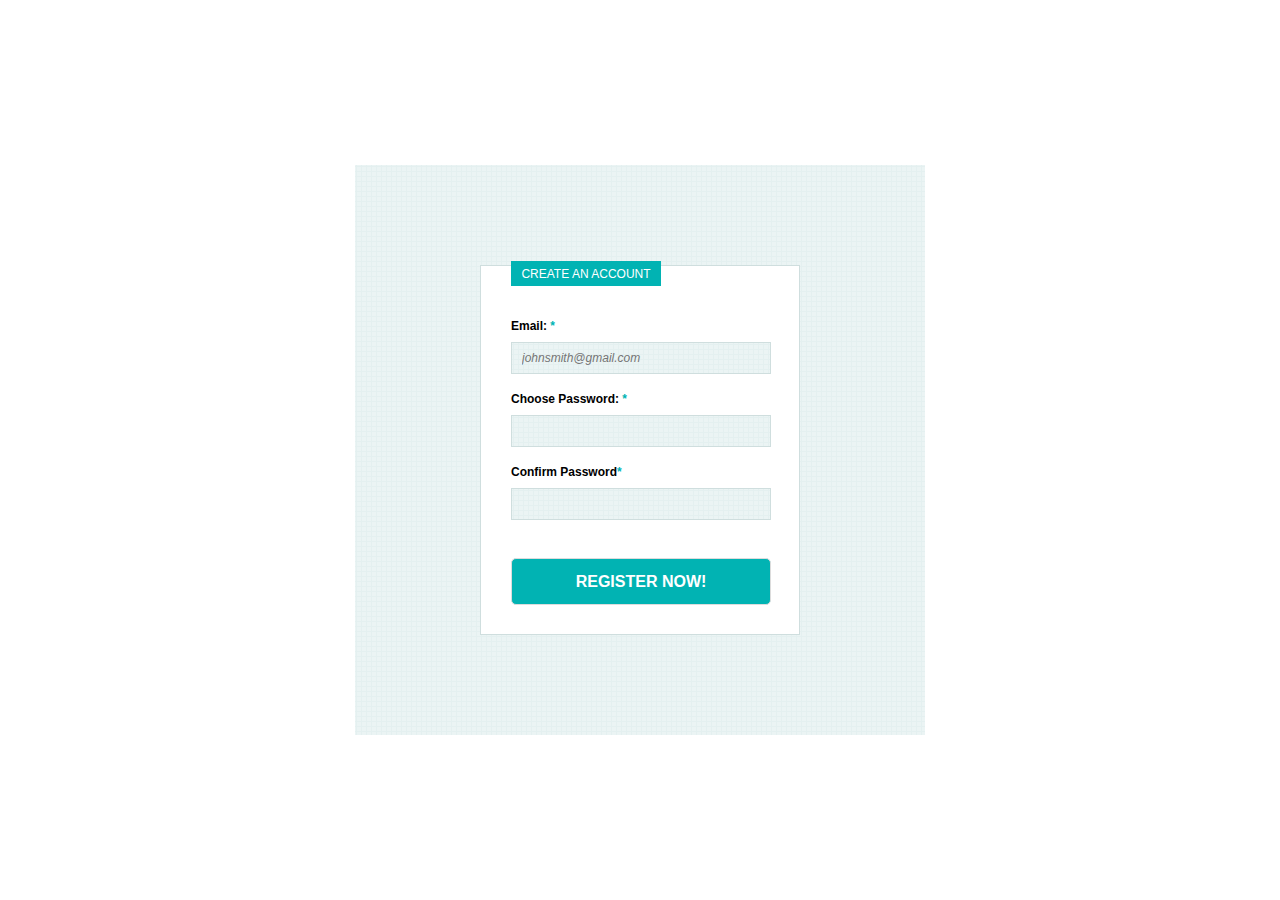
<file: lesson_13/index.html>
<!DOCTYPE html>
<html lang="en">
<head>
  <meta charset="UTF-8">
  <meta name="viewport" content="width=device-width, initial-scale=1.0">
  <meta http-equiv="X-UA-Compatible" content="ie=edge">
  <link rel="stylesheet" href="css/style.css">
  <title>Document</title>
</head>
<body>
  <div class="main">
    <div class="form">
      <p class="form-header">create an account</p>
      <form action="#">
        <label>Email: <span>*</span><input type="email" placeholder="johnsmith@gmail.com" required></label>
        <label>Choose Password: <span>*</span><input type="password" required></label>
        <label>Confirm Password<span>*</span><input type="password" required></label>
        <button>register now!</button>
      </form>
    </div>
  </div>
</body>
</html>
</file>
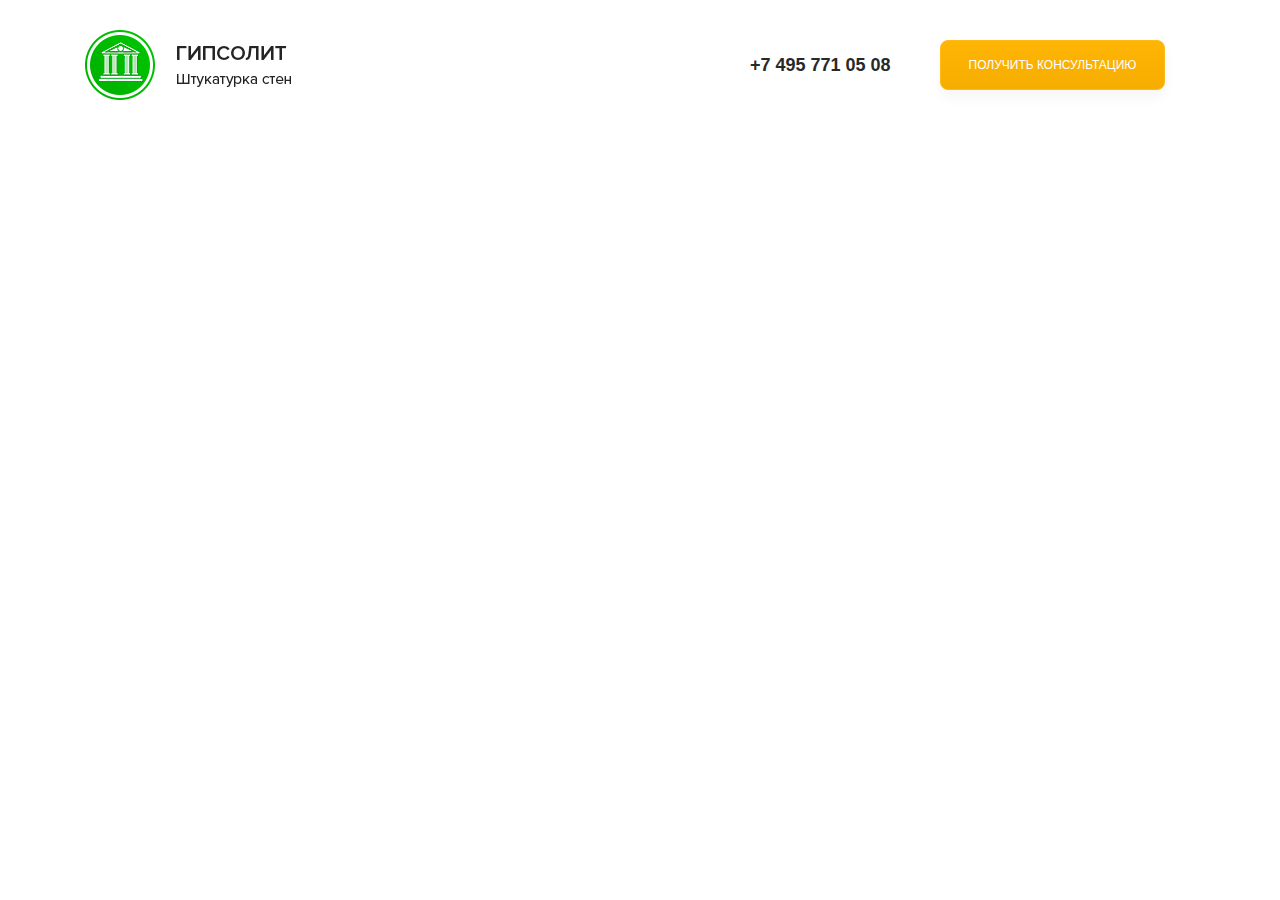
<file: lesson_13_practice/index.html>
<!doctype html>
<html lang="en">
<head>
  <meta charset="utf-8">
  <meta name="viewport" content="width=device-width, initial-scale=1, shrink-to-fit=no">
  <link rel="stylesheet" href="https://stackpath.bootstrapcdn.com/bootstrap/4.3.1/css/bootstrap.min.css" integrity="sha384-ggOyR0iXCbMQv3Xipma34MD+dH/1fQ784/j6cY/iJTQUOhcWr7x9JvoRxT2MZw1T" crossorigin="anonymous">
  <link rel="stylesheet" href="css/style.css">
  <title>Автоматизированная штукатурка стен</title>
</head>
<body>
  <main>
    <div class="container">
      <div class="header">
        <div class="row">
          <div class="col-md-3">
            <div class="logo">
                <img src="img/logo.svg" alt="Гипсолит. Штукатурка стен">
            </div>
          </div>
          <div class="offset-md-4 col-md-2">
            <a class="phone-link" href="#">+7 495 771 05 08</a>
          </div>
          <div class="col-md-3">
            <div class="wrap">
              <div class="wrap-block">
                <button class="button header-btn">
                    получить консультацию
                </button>
              </div>
            </div>
          </div>
        </div>
      </div>
    </div>
  </main>
  
  <script src="https://code.jquery.com/jquery-3.3.1.slim.min.js" integrity="sha384-q8i/X+965DzO0rT7abK41JStQIAqVgRVzpbzo5smXKp4YfRvH+8abtTE1Pi6jizo" crossorigin="anonymous"></script>
  <script src="https://cdnjs.cloudflare.com/ajax/libs/popper.js/1.14.7/umd/popper.min.js" integrity="sha384-UO2eT0CpHqdSJQ6hJty5KVphtPhzWj9WO1clHTMGa3JDZwrnQq4sF86dIHNDz0W1" crossorigin="anonymous"></script>
  <script src="https://stackpath.bootstrapcdn.com/bootstrap/4.3.1/js/bootstrap.min.js" integrity="sha384-JjSmVgyd0p3pXB1rRibZUAYoIIy6OrQ6VrjIEaFf/nJGzIxFDsf4x0xIM+B07jRM" crossorigin="anonymous"></script>
</body>
</html>
</file>
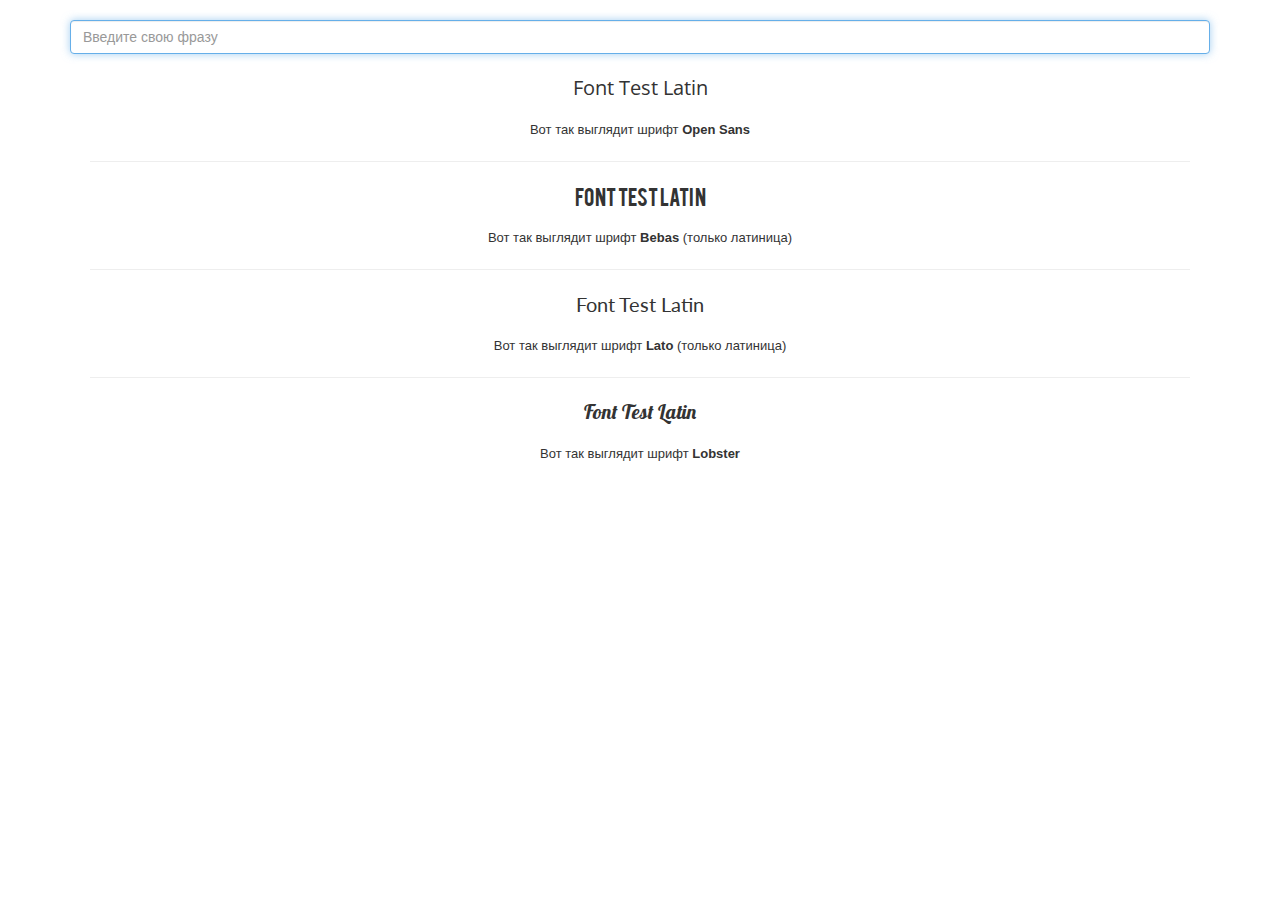
<file: lesson_14/index.html>
<!DOCTYPE html>
<html lang="ru">
  <head>
    <meta charset="utf-8">
    <meta http-equiv="X-UA-Compatible" content="IE=edge">
    <meta name="viewport" content="width=device-width, initial-scale=1">
    <meta property="og:title" content="" />
    <meta property="og:description" content="" />
    <meta property="og:url" content="" />
    <meta property="og:image" content="img/preview.jpg" />

    <meta name="title" content="" />
    <meta name="description" content="" />
    <link rel="image_src" href="img/preview.jpg" />

    <!-- The above 3 meta tags *must* come first in the head; any other head content must come *after* these tags -->
    <title>Подбор шрифтов</title>
    <link href="https://fonts.googleapis.com/css?family=Open+Sans&display=swap" rel="stylesheet">
    <link href="https://fonts.googleapis.com/css?family=Lato&display=swap" rel="stylesheet">
    <link href="https://fonts.googleapis.com/css?family=Lobster&display=swap&subset=cyrillic" rel="stylesheet">
    <link rel="shortcut icon" type="image/x-icon" href="favicon.ico">
    <link rel="icon" href="img/favicon/favicon-16.png" sizes="16x16" type="image/png">
    <link rel="icon" href="img/favicon/favicon-32.png" sizes="32x32" type="image/png">
    <link rel="icon" href="img/favicon/favicon-48.png" sizes="48x48" type="image/png">
    <link rel="icon" href="img/favicon/favicon-62.png" sizes="62x62" type="image/png">
    <link rel="icon" href="img/favicon/favicon-192.png" sizes="192x192" type="image/png">

    <!-- Bootstrap -->
    <link href="css/bootstrap.min.css" rel="stylesheet">
  	<link rel="stylesheet" href="css/style.css"/>
    <!-- HTML5 shim and Respond.js for IE8 support of HTML5 elements and media queries -->
    <!-- WARNING: Respond.js doesn't work if you view the page via file:// -->
    <!--[if lt IE 9]>
      <script src="https://oss.maxcdn.com/html5shiv/3.7.3/html5shiv.min.js"></script>
      <script src="https://oss.maxcdn.com/respond/1.4.2/respond.min.js"></script>
    <![endif]-->
  </head>
  <body>
    <header>
    	<div class="container">
  				<div class="text-box"><input type="search" class="form-control" autofocus placeholder="Введите свою фразу"></div>
  				<div class="fonts">
  					<p class="resault open_sans">Font Test Latin</p>
  					<small>Вот так выглядит шрифт <strong>Open Sans</strong></small>
  					<hr>
  					<p class="resault bebas">Font Test Latin</p>
  					<small>Вот так выглядит шрифт <strong>Bebas</strong> (только латиница)</small>
  					<hr>
  					<p class="resault lato">Font Test Latin</p>
  					<small>Вот так выглядит шрифт <strong>Lato</strong> (только латиница)</small>
  					<hr>
  					<p class="resault lobster">Font Test Latin</p>
  					<small>Вот так выглядит шрифт <strong>Lobster</strong></small>
  					
  				</div>
    	</div>
    </header>

    <!-- jQuery (necessary for Bootstrap's JavaScript plugins) -->
    <script src="https://ajax.googleapis.com/ajax/libs/jquery/1.12.4/jquery.min.js"></script>
    <!-- Include all compiled plugins (below), or include individual files as needed -->
    <script>
    		$('input').keyup(function(){
    			$('p.resault').text($('input').val())
    		});
    </script>
  </body>
</html>
</file>
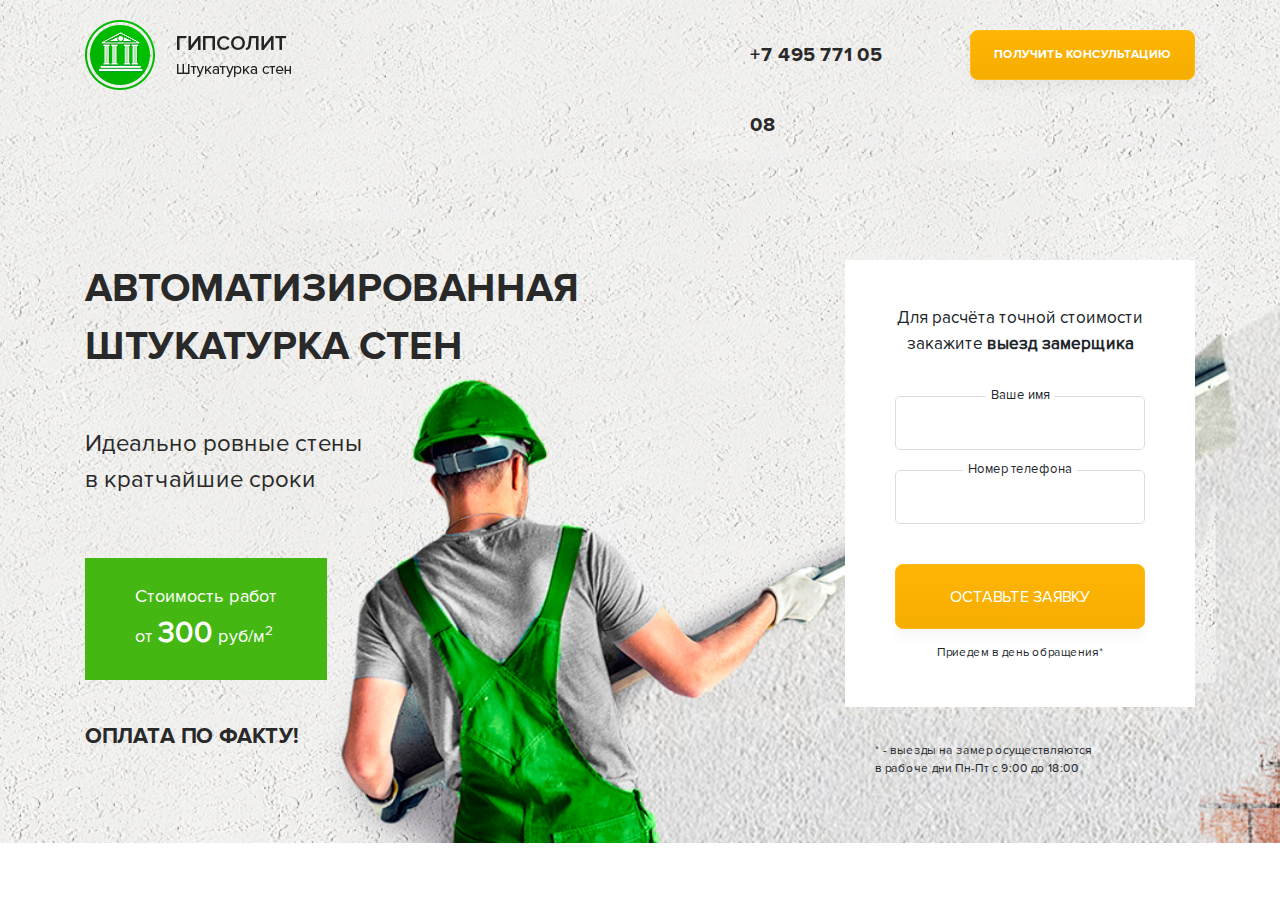
<file: lesson_14_practice/index.html>
<!doctype html>
<html lang="en">
<head>
  <meta charset="utf-8">
  <meta name="viewport" content="width=device-width, initial-scale=1, shrink-to-fit=no">
  <link rel="stylesheet" href="https://stackpath.bootstrapcdn.com/bootstrap/4.3.1/css/bootstrap.min.css" integrity="sha384-ggOyR0iXCbMQv3Xipma34MD+dH/1fQ784/j6cY/iJTQUOhcWr7x9JvoRxT2MZw1T" crossorigin="anonymous">
  <link rel="stylesheet" href="css/style.css">
  <title>Автоматизированная штукатурка стен</title>
</head>
<body>
  <main class="main">
    <div class="container">
      <div class="header">
        <div class="row">
          <div class="col-md-3">
            <div class="logo">
                <img src="img/logo.svg" alt="Гипсолит. Штукатурка стен">
            </div>
          </div>
          <div class="offset-md-4 col-md-2">
            <a class="phone-link" href="tel:+74957710508">+7 495 771 05 08</a>
          </div>
          <div class="col-md-3">
            <div class="wrap">
              <div class="wrap-block">
                <button class="button header-btn">
                    получить консультацию
                </button>
              </div>
            </div>
          </div>
        </div>
      </div>
      <div class="main-content">
        <div class="row">
          <div class="col-md-6">
            <h1>Автоматизированная штукатурка стен</h1>
            <p class="main-subtitle">Идеально ровные стены</br>в кратчайшие сроки</p>
            <span>
              Стоимость работ</br> от <strong>300</strong> руб/м<sup>2</sup>
            </span>
            <strong class="main-trigger">оплата по факту!</strong>
          </div>
          <div class="offset-md-2 col-md-4">
            <div class="main-form">
              <h2 class="main-form-header">Для расчёта точной стоимости</br>закажите <strong>выезд замерщика</strong></h2>
              <form action="#">
                <label for="#">Ваше имя</label>
                <input class="main-form-input" type="text">
                <label for="#">Номер телефона</label>
                <input class="main-form-input" type="text">
                <button class="main-form-btn" type="submit">Оставьте заявку</button>
              </form>
              <p>Приедем в день обращения*</p>
            </div>
            <div class="main-content-time">
              <p> * - выезды на замер осуществляются</br>в рабоче дни Пн-Пт с 9:00 до 18:00</p>
            </div>
          </div>
        </div>
      </div>
    </div>
  </main>
  
  <script src="https://code.jquery.com/jquery-3.3.1.slim.min.js" integrity="sha384-q8i/X+965DzO0rT7abK41JStQIAqVgRVzpbzo5smXKp4YfRvH+8abtTE1Pi6jizo" crossorigin="anonymous"></script>
  <script src="https://cdnjs.cloudflare.com/ajax/libs/popper.js/1.14.7/umd/popper.min.js" integrity="sha384-UO2eT0CpHqdSJQ6hJty5KVphtPhzWj9WO1clHTMGa3JDZwrnQq4sF86dIHNDz0W1" crossorigin="anonymous"></script>
  <script src="https://stackpath.bootstrapcdn.com/bootstrap/4.3.1/js/bootstrap.min.js" integrity="sha384-JjSmVgyd0p3pXB1rRibZUAYoIIy6OrQ6VrjIEaFf/nJGzIxFDsf4x0xIM+B07jRM" crossorigin="anonymous"></script>
</body>
</html>
</file>
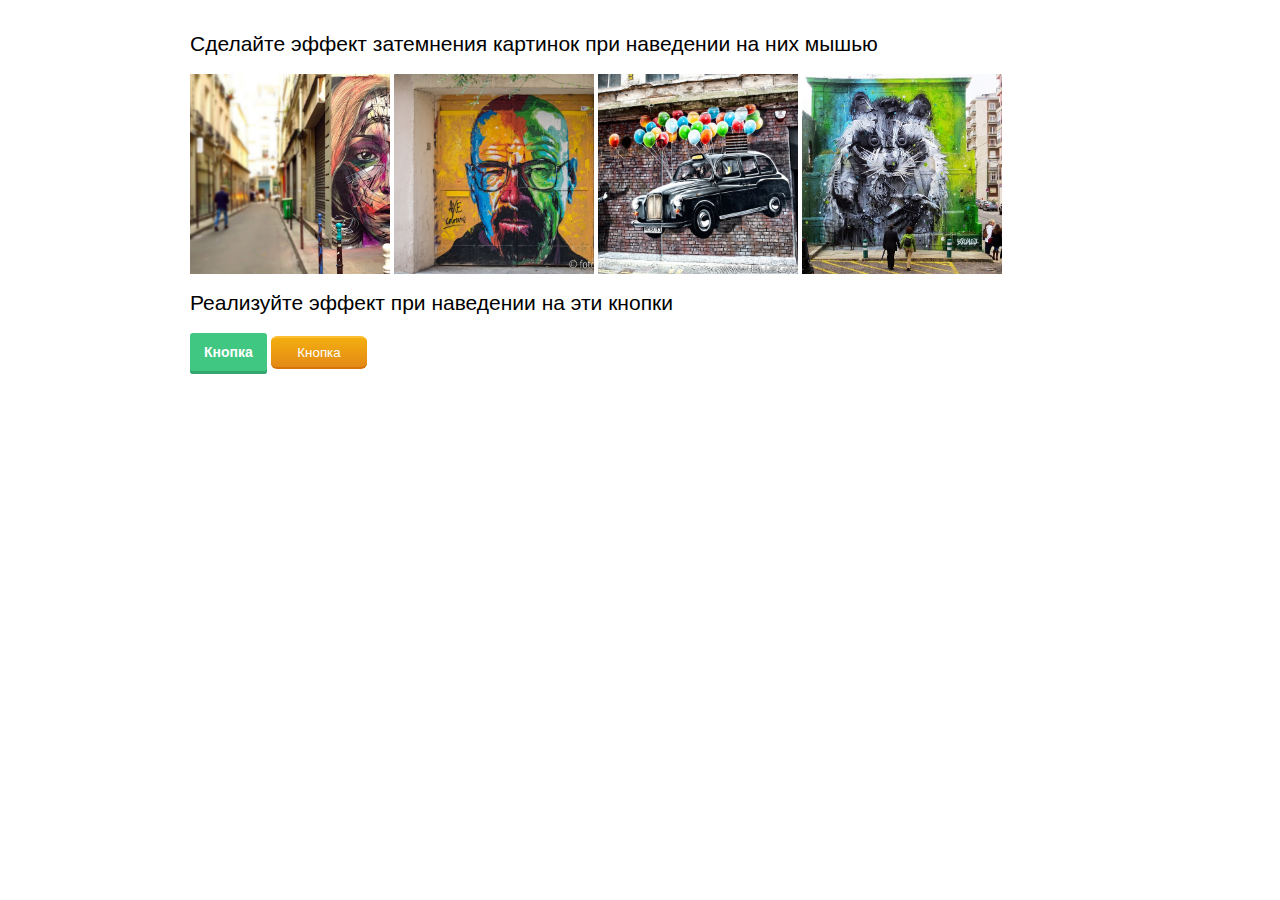
<file: lesson_15/index.html>
<!DOCTYPE html>
<html lang="en">
<head>
	<meta charset="UTF-8">
	<title>Задание к 15 уроку</title>
	<link rel="stylesheet" href="css/style.css">
</head>
<body>
		
		<div class="container">

			<section id="one">
				<h2>Сделайте эффект затемнения картинок при наведении на них мышью</h2>
				<div class="image image-one">
					<div class="black"></div>
				</div>
				<div class="image image-two">
					<div class="black"></div>
				</div>
				<div class="image image-three">
					<div class="black"></div>
				</div>
				<div class="image image-four">
					<div class="black"></div>
				</div>
			</section>	

			<section id="two">
				<h2>Реализуйте эффект при наведении на эти кнопки</h2>
				<button class="button button-one">Кнопка</button>
				<button class="button button-two">Кнопка</button>
			</section>
			
		</div>

</body>
</html>
</file>
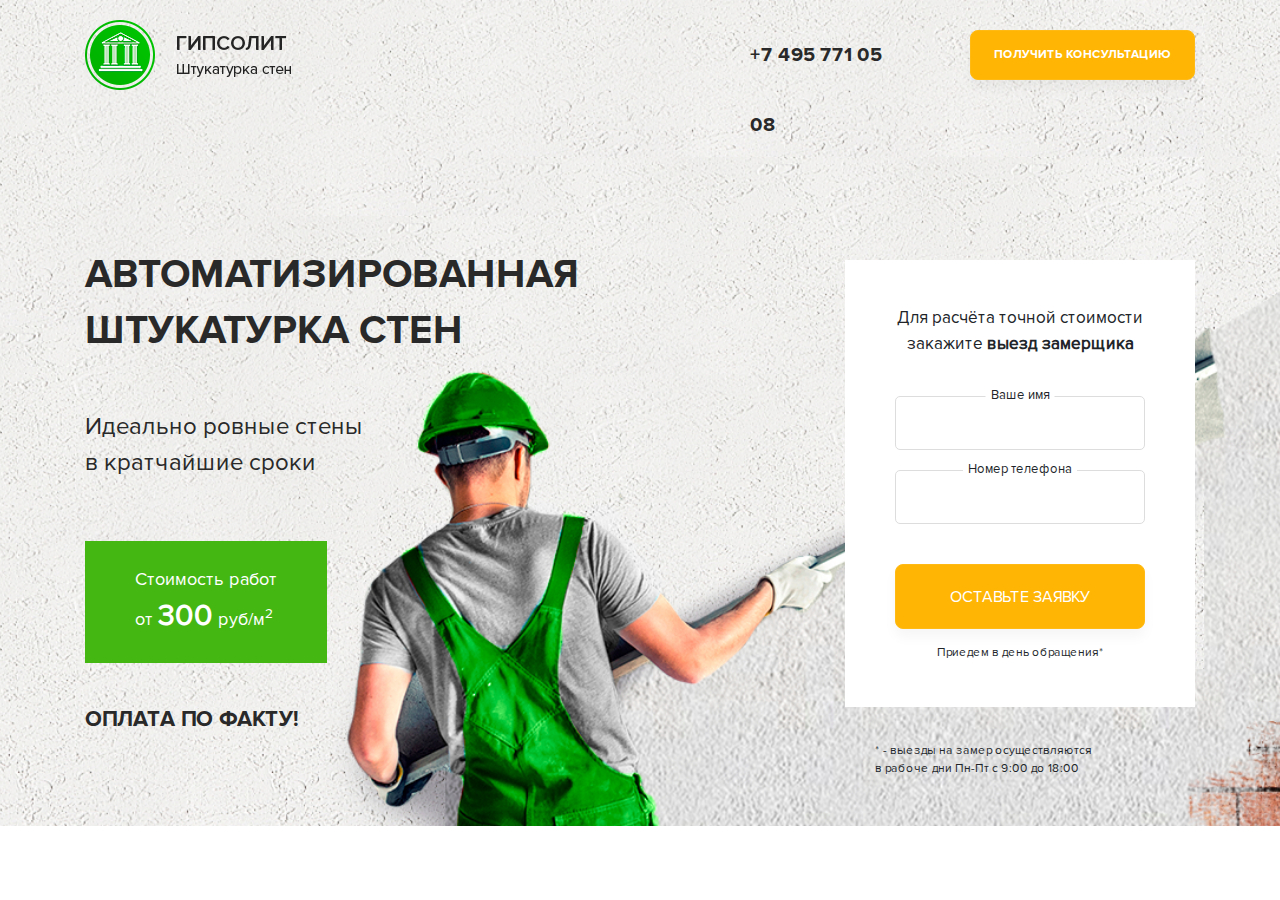
<file: lesson_15_practice/index.html>
<!doctype html>
<html lang="en">
<head>
  <meta charset="utf-8">
  <meta name="viewport" content="width=device-width, initial-scale=1, shrink-to-fit=no">
  <link rel="stylesheet" href="https://stackpath.bootstrapcdn.com/bootstrap/4.3.1/css/bootstrap.min.css" integrity="sha384-ggOyR0iXCbMQv3Xipma34MD+dH/1fQ784/j6cY/iJTQUOhcWr7x9JvoRxT2MZw1T" crossorigin="anonymous">
  <link rel="stylesheet" href="css/style.css">
  <title>Автоматизированная штукатурка стен</title>
</head>
<body>
  <main class="main">
    <div class="container">
      <div class="header">
        <div class="row">
          <div class="col-lg-3 offset-md-0 col-md-2 col-12">
            <div class="logo">
                <img src="img/logo.svg" alt="Гипсолит. Штукатурка стен">
            </div>
          </div>
          <div class="offset-xl-4 col-xl-2 offset-lg-3 col-lg-3 offset-md-2 col-md-4 col-12">
            <a class="phone-link" href="tel:+74957710508">+7 495 771 05 08</a>
          </div>
          <div class="offset-md-0 col-md-3 col-12">
            <div class="wrap">
              <div class="wrap-block">
                <button class="button header-btn">
                    получить консультацию
                </button>
              </div>
            </div>
          </div>
        </div>
      </div>
      <div class="main-content">
        <div class="row">
          <div class="offset-md-2 col-md-8 offset-lg-0 col-lg-6">
            <h1>Автоматизированная штукатурка стен</h1>
            <p class="main-subtitle">Идеально ровные стены</br>в кратчайшие сроки</p>
            <span>
              Стоимость работ</br> от <strong>300</strong> руб/м<sup>2</sup>
            </span>
            <strong class="main-trigger">оплата по факту!</strong>
          </div>
          <div class="offset-xl-2 col-xl-4 offset-lg-1 col-lg-5 offset-md-2 col-md-8">
            <div class="main-form">
              <h2 class="main-form-header">Для расчёта точной стоимости</br>закажите <strong>выезд замерщика</strong></h2>
              <form action="#">
                <label for="#">Ваше имя</label>
                <input class="main-form-input" type="text">
                <label for="#">Номер телефона</label>
                <input class="main-form-input" type="text">
                <button class="button main-form-btn" type="submit">Оставьте заявку</button>
              </form>
              <p>Приедем в день обращения*</p>
            </div>
            <div class="main-content-time">
              <p> * - выезды на замер осуществляются</br>в рабоче дни Пн-Пт с 9:00 до 18:00</p>
            </div>
          </div>
        </div>
      </div>
    </div>
  </main>
  
  <script src="https://code.jquery.com/jquery-3.3.1.slim.min.js" integrity="sha384-q8i/X+965DzO0rT7abK41JStQIAqVgRVzpbzo5smXKp4YfRvH+8abtTE1Pi6jizo" crossorigin="anonymous"></script>
  <script src="https://cdnjs.cloudflare.com/ajax/libs/popper.js/1.14.7/umd/popper.min.js" integrity="sha384-UO2eT0CpHqdSJQ6hJty5KVphtPhzWj9WO1clHTMGa3JDZwrnQq4sF86dIHNDz0W1" crossorigin="anonymous"></script>
  <script src="https://stackpath.bootstrapcdn.com/bootstrap/4.3.1/js/bootstrap.min.js" integrity="sha384-JjSmVgyd0p3pXB1rRibZUAYoIIy6OrQ6VrjIEaFf/nJGzIxFDsf4x0xIM+B07jRM" crossorigin="anonymous"></script>
</body>
</html>
</file>
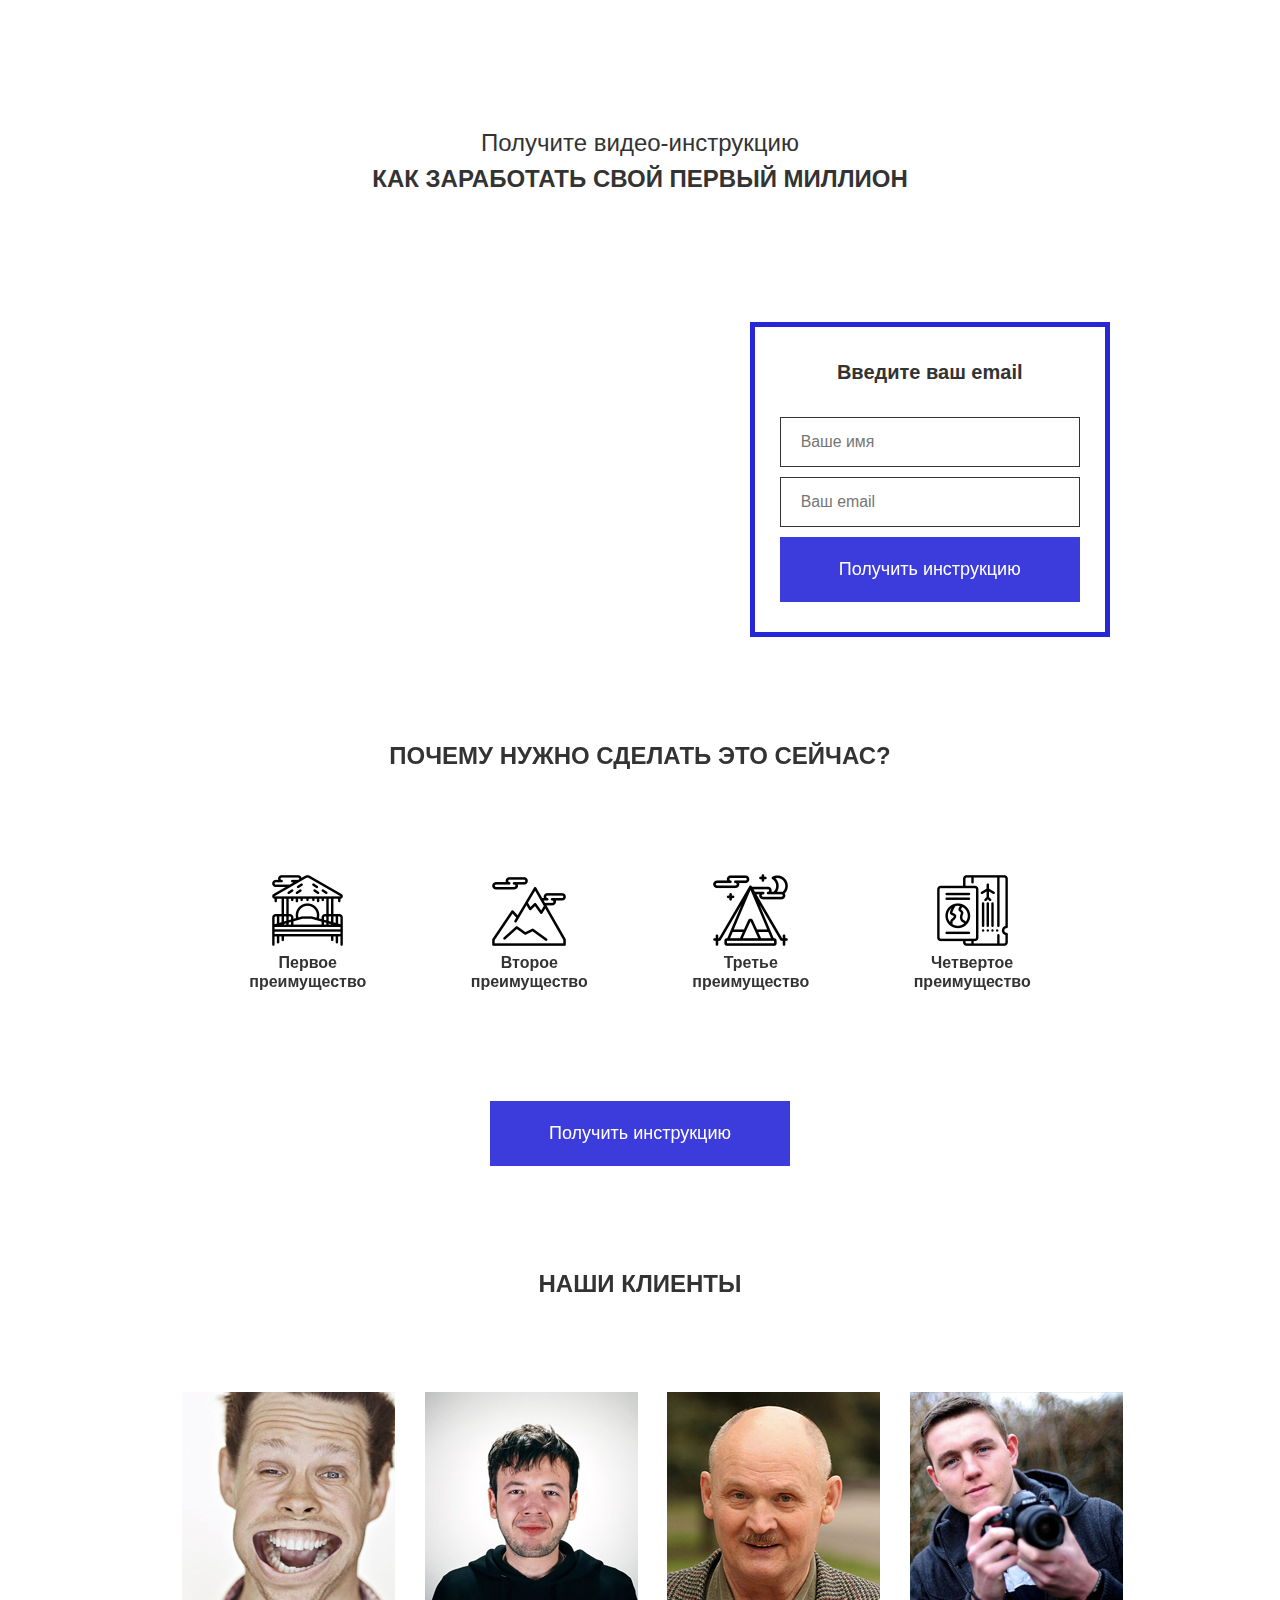
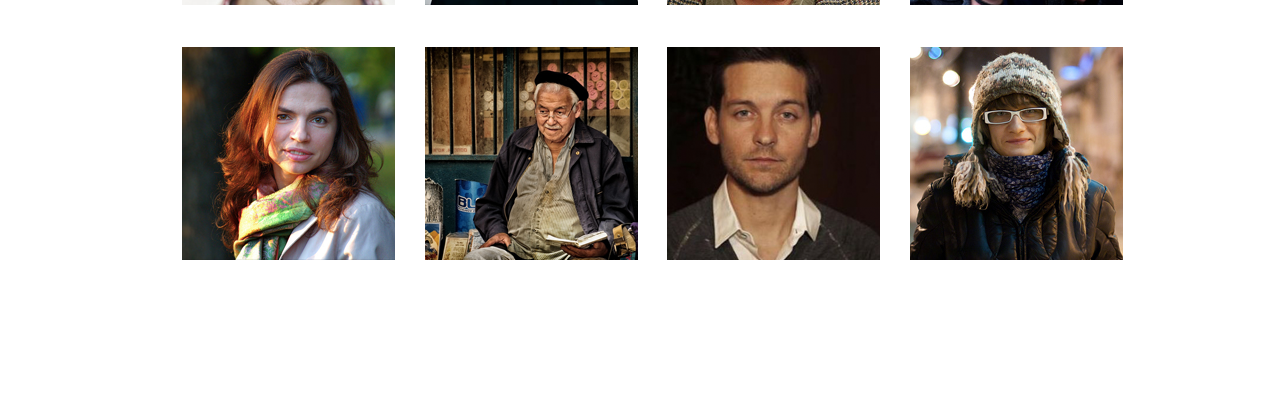
<file: lesson_7/index.html>
<!DOCTYPE html>
<html lang="en">
<head>
	<meta charset="UTF-8">
	<link rel="stylesheet" type="text/css" href="css/reset.css">
	<link rel="stylesheet" type="text/css" href="css/style.css">
	<title>Document</title>
</head>
<body>
	<div class="section">
		<h1 class="header"><span>Получите видео-инструкцию</span><strong>Как заработать свой первый миллион</strong><h1>
		<div class="main">
			<div class="video">
				<iframe width="550" height="309" src="https://www.youtube.com/embed/8KIh_eyy2Lo" frameborder="0" allow="accelerometer; autoplay; encrypted-media; gyroscope; picture-in-picture" allowfullscreen></iframe>
			</div>
			<div class="form">
				<p>Введите ваш email</p>
				<form action="#">
					<input type="text" placeholder="Ваше имя">
					<input type="text" placeholder="Ваш email">
					<button class="btn head-btn">Получить инструкцию</button>
				</form>
			</div>
		</div>
	</div>
	<div class="section">
		<h2><strong>Почему нужно сделать это сейчас?</strong></h2>
		<div class="adv">
			<div class="col">
				<img src="img/01.png" alt="Первое преимущество">
				<p>Первое</br>преимущество</p>
			</div>
			<div class="col">
				<img src="img/02.png" alt="Второе преимущество">
				<p>Второе</br>преимущество</p>
			</div>
			<div class="col">
				<img src="img/03.png" alt="Третье преимущество">
				<p>Третье</br>преимущество</p>
			</div>
			<div class="col">
				<img src="img/04.png" alt="Четвертое преимущество">
				<p>Четвертое</br>преимущество</p>
			</div>
		</div>
		<button class="btn adv-btn">Получить инструкцию</button>
	</div>
	<div class="section">
		<h2><strong>Наши клиенты</strong></h2>
		<div class="clients">
			<div class="client-line-1">
				<div class="client-1"><img src="img/Слой 8.png" alt="Наши клиенты"></div>
				<div class="client-1"><img src="img/Слой 9.png" alt="Наши клиенты"></div>
				<div class="client-1"><img src="img/Слой 10.png" alt="Наши клиенты"></div>
				<div class="client-1"><img src="img/Слой 11.png" alt="Наши клиенты"></div>
			</div>
			<div class="client-line-2">
				<div class="client-2"><img src="img/Слой 12.png" alt="Наши клиенты"></div>
				<div class="client-2"><img src="img/Слой 13.png" alt="Наши клиенты"></div>
				<div class="client-2"><img src="img/Слой 14.png" alt="Наши клиенты"></div>
				<div class="client-2"><img src="img/Слой 15.jpg" alt="Наши клиенты"></div>
			</div>
		</div>
	</div>
</body>
</html>
</file>
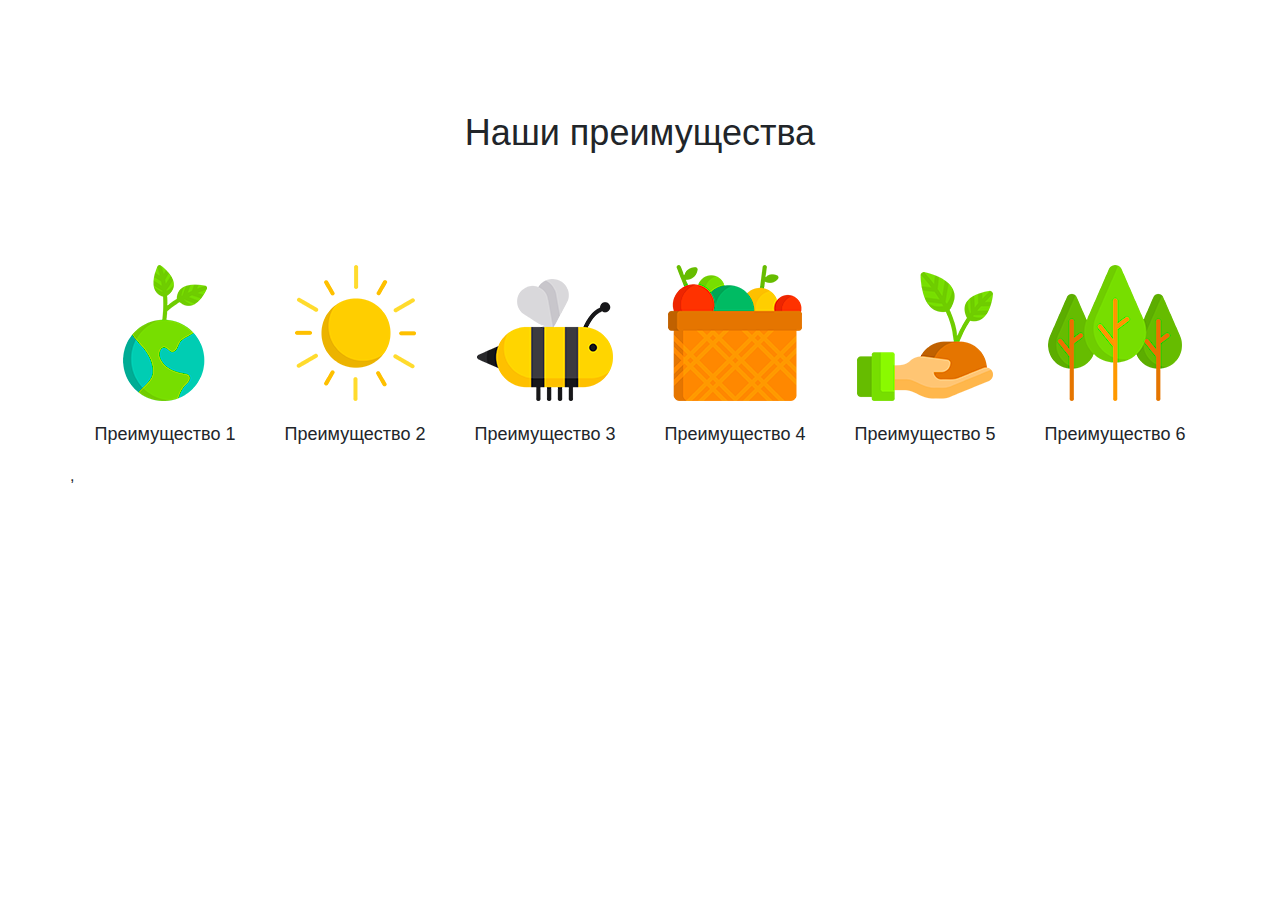
<file: lesson_8/index.html>
<!DOCTYPE html>
<html lang="en">
<head>
	<meta charset="UTF-8">
	<meta name="viewport" content="width=device-width, initial-scale=1, shrink-to-fit=no">
	<link rel="stylesheet" href="https://stackpath.bootstrapcdn.com/bootstrap/4.3.1/css/bootstrap.min.css" integrity="sha384-ggOyR0iXCbMQv3Xipma34MD+dH/1fQ784/j6cY/iJTQUOhcWr7x9JvoRxT2MZw1T" crossorigin="anonymous">
	<link rel="stylesheet" type="text/css" href="css/style.css">
	<title>Document</title>
</head>
<body>
	<div class="container">
		<h1>Наши преимущества</h1>
		<div class="row">
			<div class="col-12 col-sm-6 col-md-4 col-lg-2">
				<img src="img/005-world.png">
				<p>Преимущество 1</p>
			</div>
			<div class="col-12 col-sm-6 col-md-4 col-lg-2">
				<img src="img/003-sun.png">
				<p>Преимущество 2</p>
			</div>
			<div class="col-12 col-sm-6 col-md-4 col-lg-2">
				<img src="img/001-bee.png">
				<p>Преимущество 3</p>
			</div>
			<div class="col-12 col-sm-6 col-md-4 col-lg-2">
				<img src="img/002-fruits.png">
				<p>Преимущество 4</p>
			</div>
			<div class="col-12 col-sm-6 col-md-4 col-lg-2">
				<img src="img/004-hand.png">
				<p>Преимущество 5</p>
			</div>
			<div class="col-12 col-sm-6 col-md-4 col-lg-2">
				<img src="img/006-forest.png">
				<p>Преимущество 6</p>
			</div>
			<div class="box">
				,
			</div>
		</div>
	</div>

	<script src="https://code.jquery.com/jquery-3.3.1.slim.min.js" integrity="sha384-q8i/X+965DzO0rT7abK41JStQIAqVgRVzpbzo5smXKp4YfRvH+8abtTE1Pi6jizo" crossorigin="anonymous"></script>
	<script src="https://cdnjs.cloudflare.com/ajax/libs/popper.js/1.14.7/umd/popper.min.js" integrity="sha384-UO2eT0CpHqdSJQ6hJty5KVphtPhzWj9WO1clHTMGa3JDZwrnQq4sF86dIHNDz0W1" crossorigin="anonymous"></script>
	<script src="https://stackpath.bootstrapcdn.com/bootstrap/4.3.1/js/bootstrap.min.js" integrity="sha384-JjSmVgyd0p3pXB1rRibZUAYoIIy6OrQ6VrjIEaFf/nJGzIxFDsf4x0xIM+B07jRM" crossorigin="anonymous"></script>
</body>
</html>
</file>
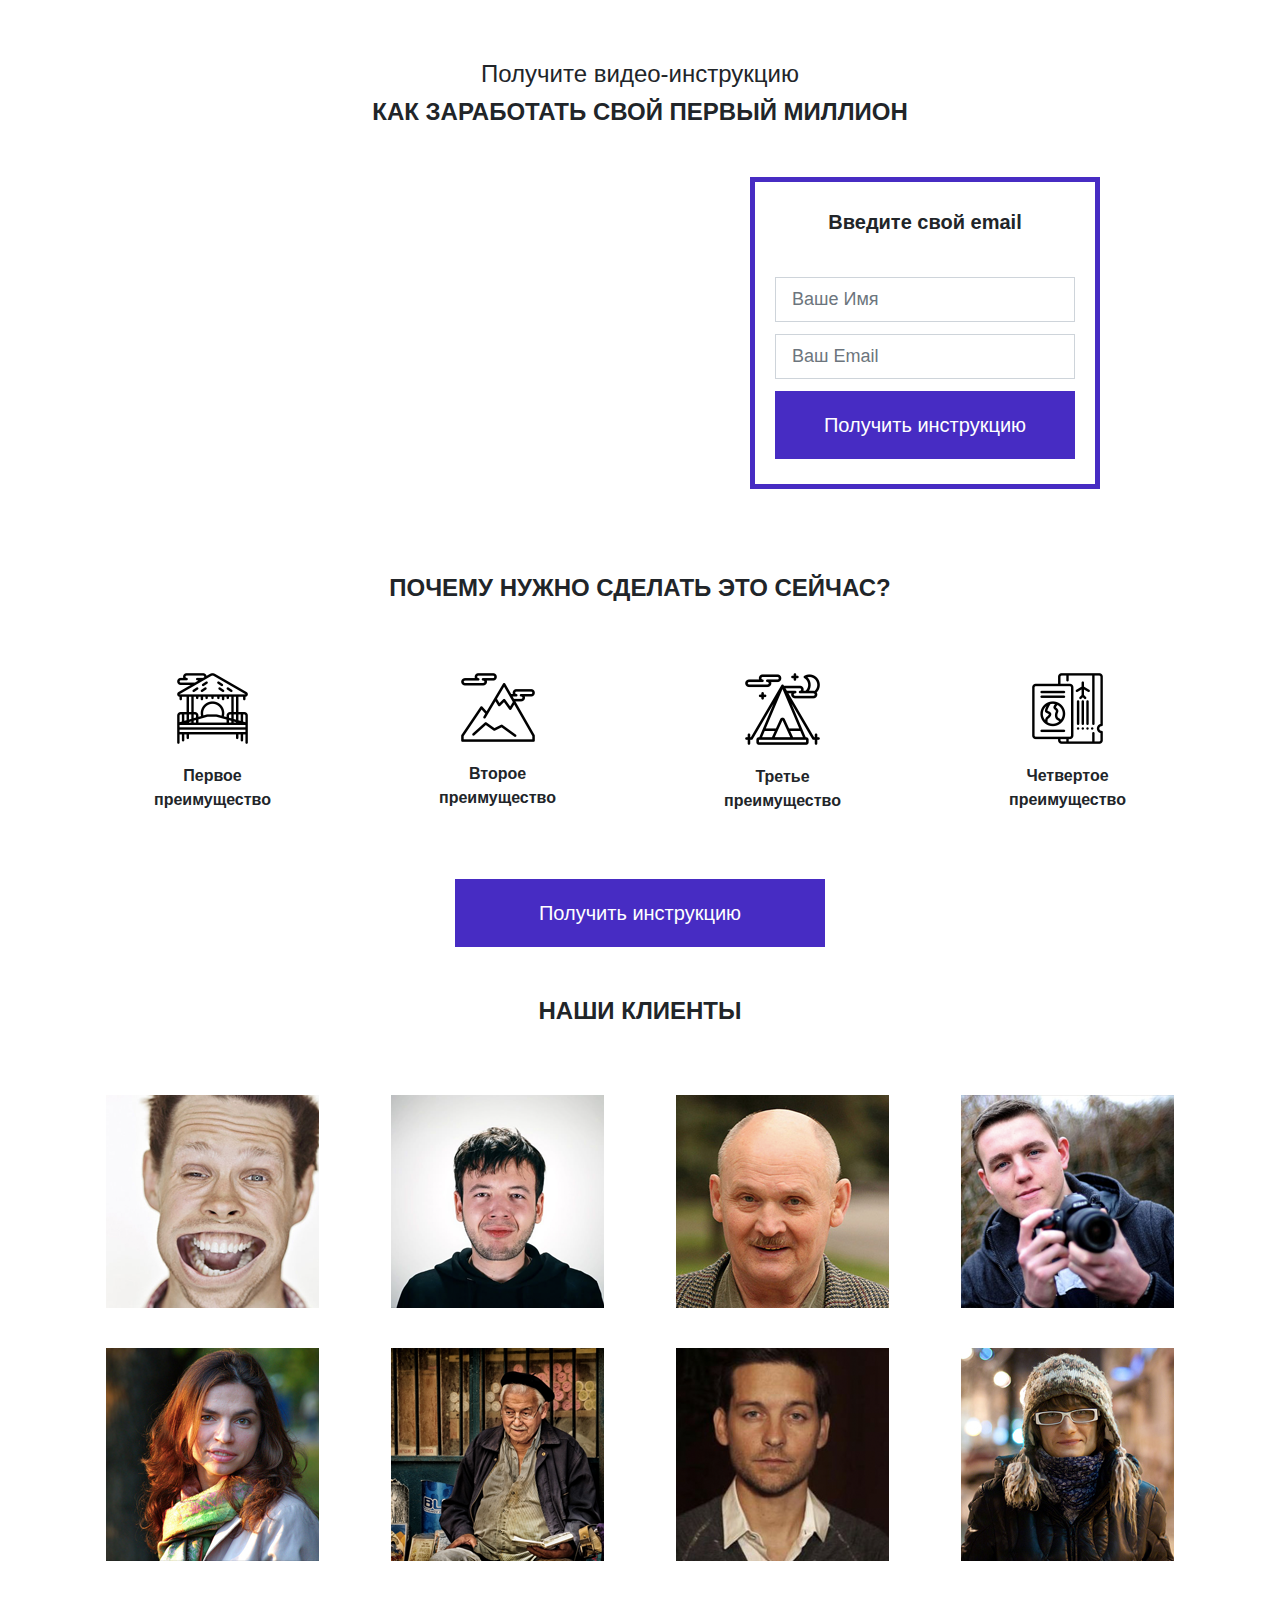
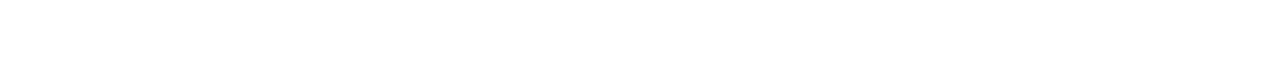
<file: lesson_9/index.html>
<!DOCTYPE html>
<html lang="en">
<head>
	<meta charset="UTF-8">
	<meta name="viewport" content="width=device-width, initial-scale=1.0">
	<link rel="stylesheet" href="https://stackpath.bootstrapcdn.com/bootstrap/4.3.1/css/bootstrap.min.css" integrity="sha384-ggOyR0iXCbMQv3Xipma34MD+dH/1fQ784/j6cY/iJTQUOhcWr7x9JvoRxT2MZw1T" crossorigin="anonymous">
	<link rel="stylesheet" href="css/style.css">
	<meta http-equiv="X-UA-Compatible" content="ie=edge">
	<title>Document</title>
</head>
<body>
	<div class="section">
		<div class="container">
			<!-- Header -->
			<div class="row">
				<div class="col-lg-6 mx-auto">
					<h1 class="header text-center">
						<span>Получите видео-инструкцию</span> 
						<strong class="text-uppercase">Как заработать свой первый миллион</strong>
					</h1>
				</div>
			</div>
			<!-- Video and form -->
			<div class="row">
				<div class="col-lg-6 offset-lg-1">
					<div class="video">
							<iframe width="100%" height="315" src="https://www.youtube.com/embed/53UnXy-V-WQ" frameborder="0" allow="accelerometer; autoplay; encrypted-media; gyroscope; picture-in-picture" allowfullscreen></iframe>
					</div>
				</div>
				<div class="col-lg-4">
						<div class="form">
							<p class="form-header text-center">Введите свой email</p>
							<form action="#">
								<input class="form-control form-control-lg" placeholder="Ваше Имя">
								<input class="form-control form-control-lg" placeholder="Ваш Email">
							</form>
							<button class="btn btn-lg btn-block btn-primary form-btn">Получить инструкцию</button>
						</div>
					</div>
			</div>
		</div>
	</div>
	<div class="section">
		<div class="container">
			<div class="row">
				<div class="col-lg-12 col-sm-12 col-xs-12 mx-auto">
					<h2 class="advantages text-center">
						<strong class="text-uppercase">Почему нужно сделать это сейчас?</strong>
					</h2>
				</div>
			</div>
			<!-- Advantages -->
			<div class="feature text-center">
				<div class="row">
					<div class="col-lg-3 col-sm-6">
						<div class="feature-box">
							<img src="img/01.png" alt="1 преимущество">
							<p>Первое</br>преимущество</p>
						</div>
					</div>
					<div class="col-lg-3 col-sm-6">
						<div class="feature-box">
							<img src="img/02.png" alt="2 преимущество">
							<p>Второе</br>преимущество</p>
						</div>
					</div>
					<div class="col-lg-3 col-sm-6">
						<div class="feature-box">
							<img src="img/03.png" alt="3 преимущество">
							<p>Третье</br>преимущество</p>
						</div>
					</div>
					<div class="col-lg-3 col-sm-6">
						<div class="feature-box">
							<img src="img/04.png" alt="4 преимущество">
							<p>Четвертое</br>преимущество</p>
						</div>
					</div>
				</div>
			</div>
			<!-- Button -->
			<button class="btn col-lg-4 col-sm-6 btn-lg btn-primary form-btn d-block mx-auto btn-adv">Получить инструкцию</button>
		</div>
	</div>
	<div class="section">
		<div class="container">
			<div class="row">
				<h2 class="clients text-center">
						<strong class="text-uppercase">Наши клиенты</strong>
				</h2>
			</div>
			<div class="row text-center">
				<div class="col-lg-3 col-sm-6">
					<div class="foto-box"><img src="img/Слой 1.png" alt="NO PHOTO"></div>
				</div>
				<div class="col-lg-3 col-sm-6">
					<div class="foto-box"><img src="img/Слой 2.png" alt="NO PHOTO"></div>
				</div>
				<div class="col-lg-3 col-sm-6">
					<div class="foto-box"><img src="img/Слой 3.png" alt="NO PHOTO"></div>
				</div>
				<div class="col-lg-3 col-sm-6">
					<div class="foto-box"><img src="img/Слой 4.png" alt="NO PHOTO"></div>
				</div>
				<div class="col-lg-3 col-sm-6">
					<div class="foto-box"><img src="img/Слой 5.png" alt="NO PHOTO"></div>
				</div>
				<div class="col-lg-3 col-sm-6">
					<div class="foto-box"><img src="img/Слой 6.png" alt="NO PHOTO"></div>
				</div>
				<div class="col-lg-3 col-sm-6">
					<div class="foto-box"><img src="img/Слой 7.png" alt="NO PHOTO"></div>
				</div>
				<div class="col-lg-3 col-sm-6 last-client">
					<div class="foto-box"><img src="img/Слой 8.jpg" alt="NO PHOTO"></div>
				</div>
			</div>
		</div>
	</div>
	<script src="https://code.jquery.com/jquery-3.3.1.slim.min.js" integrity="sha384-q8i/X+965DzO0rT7abK41JStQIAqVgRVzpbzo5smXKp4YfRvH+8abtTE1Pi6jizo" crossorigin="anonymous"></script>
	<script src="https://cdnjs.cloudflare.com/ajax/libs/popper.js/1.14.7/umd/popper.min.js" integrity="sha384-UO2eT0CpHqdSJQ6hJty5KVphtPhzWj9WO1clHTMGa3JDZwrnQq4sF86dIHNDz0W1" crossorigin="anonymous"></script>
	<script src="https://stackpath.bootstrapcdn.com/bootstrap/4.3.1/js/bootstrap.min.js" integrity="sha384-JjSmVgyd0p3pXB1rRibZUAYoIIy6OrQ6VrjIEaFf/nJGzIxFDsf4x0xIM+B07jRM" crossorigin="anonymous"></script>
</body>
</html>
</file>
<file: lesson_13/css/style.css>
* {
  margin: 0;
  padding: 0;
  -webkit-box-sizing: border-box;
          box-sizing: border-box;
  font-family: Arial, sans-serif;
}
.main {
  position: absolute;
  width: 570px;
  height: 570px;
  left: 50%;
  top: 50%;
  margin-left: -285px;
  margin-top: -285px;
  background-image: url(../img/bg.png);
}
.main .form {
  width: 320px;
  height: 370px;
  background-color: #ffffff;
  border: 1px solid #cfdede;
  margin: 100px 125px;
  position: relative;
  padding-top: 53px;
}
.main .form-header {
  width: 150px;
  height: 25px;
  background-color: #01b3b3;
  color: #ffffff;
  text-transform: uppercase;
  font-size: 12px;
  font-weight: 500;
  position: absolute;
  display: -webkit-box;
  display: -ms-flexbox;
  display: flex;
  -webkit-box-pack: center;
      -ms-flex-pack: center;
          justify-content: center;
  -webkit-box-align: center;
      -ms-flex-align: center;
          align-items: center;
  margin: -58px 140px 350px 30px;
}
.main .form label {
  display: block;
  font-size: 12px;
  font-weight: 700;
  margin-left: 30px;
}
.main .form label span {
  color: #01b3b3;
}
.main .form input {
  display: block;
  width: 260px;
  height: 32px;
  background: url(../img/bg.png);
  border: 1px solid #cfdede;
  margin-bottom: 18px;
  font-size: 12px;
  font-style: italic;
  padding-left: 10px;
  margin-top: 9px;
}
.main .form button {
  text-transform: uppercase;
  width: 260px;
  height: 47px;
  color: #ffffff;
  background-color: #01b3b3;
  border: 1px solid #dcdcdc;
  border-radius: 5px;
  font-size: 16px;
  font-weight: 600;
  position: absolute;
  margin-left: 30px;
  margin-top: 20px;
}
</file>
<file: lesson_13_practice/css/style.css>
button {
  color: #fff;
  box-shadow: 0 8px 13px rgba(0, 0, 0, 0.04);
  border-radius: 8px;
  border: 1px solid #ffba15;
  background-color: #ffb504;
  background-image: linear-gradient(to top, #f5ad00 0%, #ffb504 100%);
  font-weight: 400;
  text-transform: uppercase;
}
html {
  font-size: 10px;
}
main {
  padding: 3rem 0;
}
.header-btn {
  width: 225px;
  height: 50px;
  font-size: 1.2rem;
}
.phone-link {
  display: inline-block;
  color: #292929;
  font-size: 1.8rem;
  font-weight: 700;
  line-height: 7rem;
}
.wrap {
  display: table;
  width: 100%;
  height: 7rem;
}
.wrap-block {
  display: table-cell;
  vertical-align: middle;
}
</file>
<file: lesson_14/css/style.css>
@font-face {
	font-family: 'Bebas';
	src: url('../fonts/Bebas.eot');
	src: url('../fonts/Bebas.eot?#iefix') format('embedded-opentype'),
			url('../fonts/Bebas.woff2') format('woff2'),
			url('../fonts/Bebas.woff') format('woff'),
			url('../fonts/Bebas.ttf') format('truetype'),
			url('../fonts/Bebas.svg#Bebas') format('svg');
	font-weight: normal;
	font-style: normal;
}
.text-box{
	padding-top: 2rem;
}
.result {
	margin-bottom: 0;
	margin-top: 3rem;
}
.fonts {
	font-size: 2rem;
	text-align: center;
	padding: 2rem;
}
small {
	font-size: 1.3rem;
}
.lobster {
	font-family: 'Lobster', cursive;
}
.open_sans {
	font-family: 'Open Sans', sans-serif;
}
.bebas {
	font-family: 'Bebas', arial;
}
.lato {
	font-family: 'Lato', sans-serif;
}
</file>
<file: lesson_14_practice/css/style.css>
@font-face {
  font-family: 'ProximaNova_bold';
  src: url('../fonts/ProximaNova-Bold.eot');
  src: url('../fonts/ProximaNova-Bold.eot?#iefix') format('embedded-opentype'), url('../fonts/ProximaNova-Bold.woff2') format('woff2'), url('../fonts/ProximaNova-Bold.woff') format('woff'), url('../fonts/ProximaNova-Bold.ttf') format('truetype'), url('../fonts/ProximaNova-Bold.svg#ProximaNova-Bold') format('svg');
  font-weight: bold;
  font-style: normal;
}
@font-face {
  font-family: 'ProximaNova_reg';
  src: url('../fonts/ProximaNova-Regular.eot');
  src: url('../fonts/ProximaNova-Regular.eot?#iefix') format('embedded-opentype'), url('../fonts/ProximaNova-Regular.woff2') format('woff2'), url('../fonts/ProximaNova-Regular.woff') format('woff'), url('../fonts/ProximaNova-Regular.ttf') format('truetype'), url('../fonts/ProximaNova-Regular.svg#ProximaNova-Regular') format('svg');
  font-weight: normal;
  font-style: normal;
}
button {
  color: #fff;
  box-shadow: 0 8px 13px rgba(0, 0, 0, 0.04);
  border-radius: 8px;
  border: 1px solid #ffba15;
  background-color: #ffb504;
  background-image: linear-gradient(to top, #f5ad00 0%, #ffb504 100%);
  font-weight: 400;
  text-transform: uppercase;
}
html {
  font-size: 10px;
}
body {
  font-family: 'ProximaNova_reg', sans-serif;
}
.main {
  padding: 2rem 0;
  background: #ffffff url(../img/main-bg.jpg) center center no-repeat;
  background-size: cover;
}
.main-content {
  margin-top: 10rem;
}
.main-content h1 {
  color: #292929;
  font-family: 'ProximaNova_bold', sans-serif;
  text-transform: uppercase;
  font-size: 4rem;
  margin-bottom: 5rem;
  line-height: 58px;
}
.main-content span {
  margin-bottom: 4rem;
  padding: 2.5rem 5rem;
  color: #fff;
  font-size: 1.8rem;
}
.main-content span strong {
  font-size: 3rem;
}
.main-content-time {
  margin-top: 3.5rem;
  margin-left: 3rem;
}
.main-content-time p {
  font-size: 1.2rem;
}
.main-trigger {
  font-family: 'ProximaNova_bold', sans-serif;
  color: #292929;
  display: block;
  font-size: 2.2rem;
  text-transform: uppercase;
  margin-bottom: 7rem;
}
.main-subtitle {
  color: #292929;
  margin-bottom: 6rem;
  font-size: 2.4rem;
}
.main-form {
  padding: 4.5rem 5rem;
  background-color: #fff;
  text-align: center;
}
.main-form-header {
  margin-bottom: 4rem;
  font-size: 1.7rem;
  line-height: 1.5;
}
.main-form label {
  position: absolute;
  left: 50%;
  transform: translateX(-50%) translateY(-50%);
  background-color: #fff;
  font-size: 1.3rem;
  padding: 0.5rem;
}
.main-form input {
  display: block;
  border: 1px solid #dddddd;
  width: 100%;
  height: 54px;
  border-radius: 5px;
  margin: 2rem 0;
  padding: 1.5rem;
}
.main-form-btn {
  width: 100%;
  height: 65px;
  font-size: 1.6rem;
  margin-top: 2rem;
  margin-bottom: 1.5rem;
}
.main-form p {
  font-size: 1.2rem;
  margin-bottom: 0;
}
.main span {
  display: inline-block;
  background-color: #45b713;
}
.header-btn {
  width: 225px;
  height: 50px;
  font-size: 1.2rem;
  font-family: 'ProximaNova_bold', sans-serif;
}
.phone-link {
  font-family: 'ProximaNova_bold', sans-serif;
  display: inline-block;
  color: #292929;
  font-size: 2rem;
  line-height: 7rem;
}
.wrap {
  display: table;
  width: 100%;
  height: 7rem;
}
.wrap-block {
  display: table-cell;
  vertical-align: middle;
  text-align: right;
}
</file>
<file: lesson_15/css/style.css>
body {
	margin: 0;
	font-size: 14px;
	font-family: sans-serif;
}

h2 {
	font-weight: 100;
}

.container {
	max-width: 900px;
	margin: auto;
	padding: 15px;

}
.image {
	display: inline-block;
	vertical-align: top;
	width: 200px;
	height: 200px;

}
.black {
	width: 200px;
	height: 200px;
	background: #000;
	opacity: 0;
	transition: all 0.5s;
}
.black:hover {
	opacity: 0.5;
}
.image-one {
	background: url(../img/1.jpg) center no-repeat;
	background-size: cover;
}
.image-two {
	background: url(../img/2.jpg) center no-repeat;
	background-size: cover;
}
.image-three {
	background: url(../img/3.jpg) center no-repeat;
	background-size: cover;
}
.image-four {
	background: url(../img/4.jpg) center no-repeat;
	background-size: cover;
}

.button-one {
	border: none;
	font-weight: 700;
	font-size: 14px;
	color: white;
	padding: .8em 1em calc(.8em + 3px);
	border-radius: 3px;
	background: rgb(64,199,129);
	box-shadow: 0 -3px rgb(53,167,110) inset;
	transition: 0.2s;
}
.button-one:hover {
	text-shadow: 1px 1px 1px rgb(0, 0, 0);
}

.button-two {
	display: inline-block;
	color: white;
	padding: .5em 2em;
	border: none;
	border-width: 2px 0;
	border-style: solid none;
	border-color: #FDBE33 #000 #D77206;
	border-radius: 6px;
	background: linear-gradient(#F3AE0F, #E38916) #E38916;
	transition: 0.2s;
}
.button-two:hover {
	font-size: 13px;
	border-color: #D77206  #000 #FDBE33 ;
}
</file>
<file: lesson_15_practice/css/style.css>
@font-face {
  font-family: 'ProximaNova_bold';
  src: url('../fonts/ProximaNova-Bold.eot');
  src: url('../fonts/ProximaNova-Bold.eot?#iefix') format('embedded-opentype'), url('../fonts/ProximaNova-Bold.woff2') format('woff2'), url('../fonts/ProximaNova-Bold.woff') format('woff'), url('../fonts/ProximaNova-Bold.ttf') format('truetype'), url('../fonts/ProximaNova-Bold.svg#ProximaNova-Bold') format('svg');
  font-weight: bold;
  font-style: normal;
}
@font-face {
  font-family: 'ProximaNova_reg';
  src: url('../fonts/ProximaNova-Regular.eot');
  src: url('../fonts/ProximaNova-Regular.eot?#iefix') format('embedded-opentype'), url('../fonts/ProximaNova-Regular.woff2') format('woff2'), url('../fonts/ProximaNova-Regular.woff') format('woff'), url('../fonts/ProximaNova-Regular.ttf') format('truetype'), url('../fonts/ProximaNova-Regular.svg#ProximaNova-Regular') format('svg');
  font-weight: normal;
  font-style: normal;
}
button {
  color: #fff;
  box-shadow: 0 8px 13px rgba(0, 0, 0, 0.04);
  border-radius: 8px;
  border: 1px solid #ffba15;
  background-color: #ffb504;
  font-weight: 400;
  text-transform: uppercase;
}
html {
  font-size: 10px;
}
body {
  font-family: 'ProximaNova_reg', sans-serif;
}
a:hover {
  text-decoration: none;
}
.main {
  padding: 2rem 0;
  background: #ffffff url(../img/main-bg.jpg) center center no-repeat;
  background-size: cover;
}
.main-content {
  margin-top: 10rem;
}
.main-content h1 {
  color: #292929;
  font-family: 'ProximaNova_bold', sans-serif;
  text-transform: uppercase;
  font-size: 4rem;
  margin-bottom: 5rem;
  margin-top: 0;
  line-height: 1.4;
  margin-top: -13px;
}
.main-content span {
  margin-bottom: 4rem;
  padding: 2.5rem 5rem;
  color: #fff;
  font-size: 1.8rem;
}
.main-content span strong {
  font-size: 3rem;
}
.main-content-time {
  margin-top: 3.5rem;
  margin-left: 3rem;
}
.main-content-time p {
  font-size: 1.2rem;
}
.main-trigger {
  font-family: 'ProximaNova_bold', sans-serif;
  color: #292929;
  display: block;
  font-size: 2.2rem;
  text-transform: uppercase;
  margin-bottom: 7rem;
}
.main-subtitle {
  color: #292929;
  margin-bottom: 6rem;
  font-size: 2.4rem;
}
.main-form {
  padding: 4.5rem 5rem;
  background-color: #fff;
  text-align: center;
}
.main-form-header {
  margin-bottom: 4rem;
  font-size: 1.7rem;
  line-height: 1.5;
}
.main-form label {
  position: absolute;
  left: 50%;
  transform: translateX(-50%) translateY(-50%);
  background-color: #fff;
  font-size: 1.3rem;
  padding: 0.5rem;
}
.main-form input {
  display: block;
  border: 1px solid #dddddd;
  width: 100%;
  height: 54px;
  border-radius: 5px;
  margin: 2rem 0;
  padding: 1.5rem;
}
.main-form-btn {
  width: 100%;
  height: 65px;
  font-size: 1.6rem;
  margin-top: 2rem;
  margin-bottom: 1.5rem;
}
.main-form p {
  font-size: 1.2rem;
  margin-bottom: 0;
}
.main span {
  display: inline-block;
  background-color: #45b713;
}
.button {
  transition: all 0.2s;
}
.button:hover {
  background-color: #eaa500;
}
.header-btn {
  width: 225px;
  height: 50px;
  font-size: 1.2rem;
  font-family: 'ProximaNova_bold', sans-serif;
}
.phone-link {
  font-family: 'ProximaNova_bold', sans-serif;
  display: inline-block;
  color: #292929;
  font-size: 2rem;
  line-height: 7rem;
  display: flex;
  justify-content: flex-end;
}
.wrap {
  display: table;
  width: 100%;
  height: 7rem;
}
.wrap-block {
  display: table-cell;
  vertical-align: middle;
  text-align: right;
}
@media (max-width: 991px) {
  .phone-link {
    display: flex;
    justify-content: center;
  }
  .main {
    background-position: top right;
  }
  .main-content {
    text-align: center;
    margin-top: 5rem;
  }
  .main-content h1 {
    margin-bottom: 3rem;
    margin-top: 0;
  }
  .main-content-time {
    color: #fff;
  }
  .main-trigger,
  .main-subtitle {
    margin-bottom: 4rem;
  }
}
@media (max-width: 1199px) {
  .header-btn {
    width: 200px;
  }
}
@media (max-width: 767px) {
  .wrap-block {
    text-align: center;
  }
  .logo {
    text-align: center;
  }
}
@media (max-width: 575px) {
  .main-content h1 {
    font-size: 7vw;
  }
  .main-subtitle {
    font-size: 5vw;
  }
  .main-trigger {
    font-size: 4vw;
  }
}
</file>
<file: lesson_7/css/style.css>
* {
	box-sizing: border-box;
}	
body {
	font-family: 'Tahoma', sans-serif;
	line-height: 1.5;
	color: #333333;
	text-align: center;
}
.header {
	font-size: 24px;
	margin: 125px auto;
}
.header span {
	display: block;
	font-weight: 400;
}
strong {
	font-weight: 900;
	text-transform: uppercase;
}
.video, .form {
	display: inline-block;
	vertical-align: top;
}
.form {
	border: 5px solid #2727d9;
	margin-left: 25px;
	text-align: center;
}
.form p {
	margin: 30px;
	font-size: 20px;
	font-weight: 900;
}

.form input {
	display: block;
	width: 300px;
	height: 50px;
	margin: 10px 25px;
	border: 1px solid #333333;
	padding: 20px;
}
.btn {
	font-size: 18px;
	font-weight: 500;
	color: #fff;
	background-color: #3c3cdd;
	border: none;
	width: 300px;
	height: 65px;
	margin-bottom: 30px;
}
.col {
	display: inline-block;
	margin: 10px 50px;
}
h2 {
	margin-top: 100px;
	margin-bottom: 90px;
	font-size: 24px;
	font-weight: 900;
}
.col p {
	font-size: 16px;
	font-weight: 600;
	line-height: 1.2;
}
.adv-btn {
	margin-top: 100px;
	margin-bottom: 0;
}
.client-1, .client-2 {
	display: inline-block;
	margin-left: 25px;
	margin-bottom: 35px;
}
.client-line-2 {
	margin-bottom: 100px;
}
</file>
<file: lesson_8/css/style.css>
body {
	text-align: center;
	font-family: Arial;
}

h1 {
	font-size: 36px;
	font-weight: 400;
	margin-top: 10%;
}
.row {
	display: flex;
	margin-top: 10%;
	align-items: flex-end;
}
p {
	margin-top: 20px;
	font-size: 18px;
}
</file>
<file: lesson_9/css/style.css>
.header, .advantages, .clients {
	font-size: 24px;
	margin: 50px auto;
}
.header span {
	display: block;
	line-height: 2;
}
.video {
	margin-bottom: 25px;
}
.form {
	border: 5px solid #472cc3;
	padding: 25px 20px;
}
.form p {
	font-size: 20px;
	font-weight: bold;
	margin-bottom: 40px;
}
.form input {
	margin-bottom: 12px;
	font-size: 18px;
	border-radius: 0;
}
.form-btn {
	border-radius: 0;
	background: #472cc3;
	border-color: #472cc3;
	line-height: 2.5;
}
.feature {
	margin-top: 20px;
}
.feature-box p {
	font-size: 16px;
	font-weight: bold;
	margin-top: 20px;
}
.btn-adv {
	margin-top: 50px;
}
.foto-box {
	margin: 20px auto;
}
.last-client {
	margin-bottom: 100px;
}
</file>
